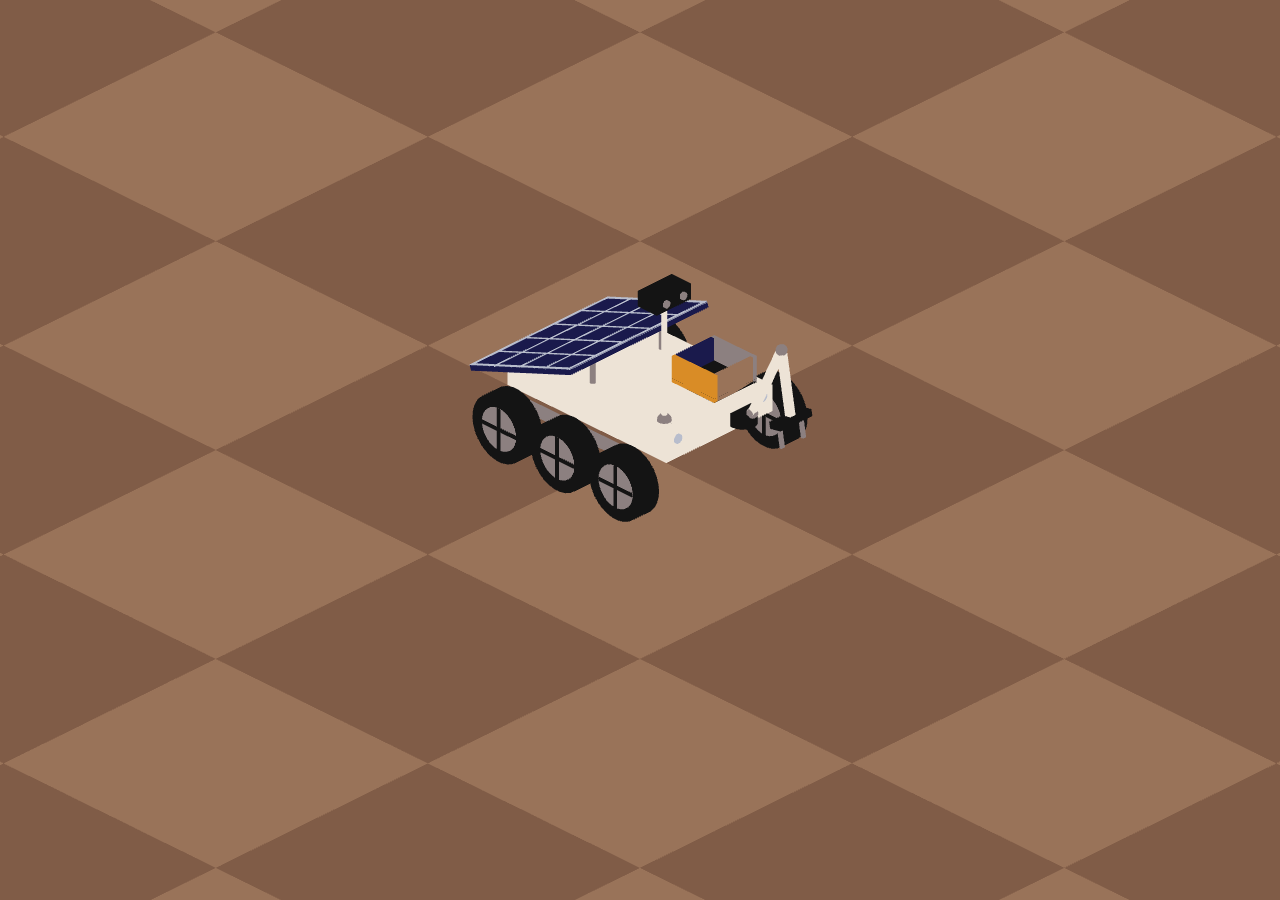
<file: projeto2-CGI/index.html>
<!DOCTYPE html>
<html>

<head>
    <title>Projeto 02 - Rover planetário</title>
    <link rel="stylesheet" href="style.css">
</head>

<body>
    <script type="module" src="./app.js"></script>
    <canvas id="gl-canvas"></canvas>
</body>

</html>
</file>
<file: projeto2-CGI/style.css>
/* The canvas fills the whole browser window, with no margins and no
   scrollbars. Its size in pixels is set from JavaScript (see resize() in
   app.js), which is what WebGL actually draws into. */

html,
body {
    width: 100%;
    height: 100%;
    margin: 0;
    border: 0;
    overflow: hidden;
}

canvas {
    display: block;     /* no gap under the canvas, as an inline element would leave */
}
</file>
